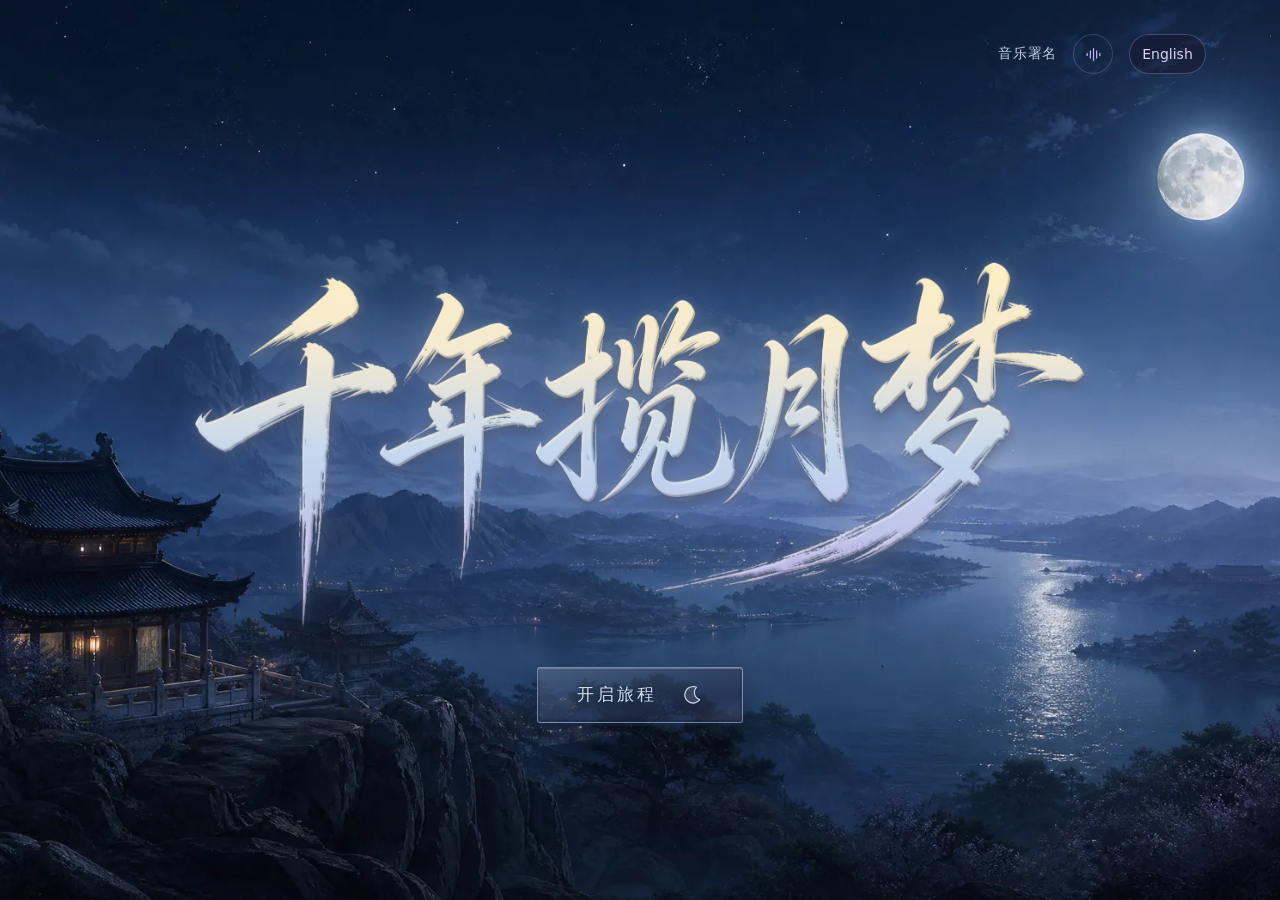
<file: index.html>
<!doctype html>
<html lang="zh-CN">
<head>
  <meta charset="utf-8">
  <meta name="viewport" content="width=device-width, initial-scale=1, viewport-fit=cover">
  <meta name="theme-color" content="#100d24">
  <meta name="description" content="给月亮送一封人间的回信。取意中国探月历程的虚构互动叙事。">
  <title>千年揽月梦 · 互动叙事</title>
  <link rel="stylesheet" href="style.css?v=music-20261017">
  <link rel="stylesheet" href="minigames.css?v=sample-guide-20261016">
  <link rel="stylesheet" href="i18n.css?v=english-20261017">
</head>
<body>
  <canvas id="world" aria-hidden="true"></canvas>
  <div class="app">
    <header>
      <a class="brand" href="#" aria-label="返回首页"><span class="brand-moon"></span><span>千年揽月梦</span></a>
      <div class="header-right"><a class="music-credit-link" href="music-credits.html" target="_blank" rel="noopener">音乐署名</a><span id="chapter-label">东方月境 · 互动叙事</span><button id="sound" class="icon-button" aria-label="关闭音乐" aria-pressed="true"><svg viewBox="0 0 24 24" aria-hidden="true"><path d="M4 10v4m4-7v10m4-13v16m4-13v10m4-7v4"/></svg></button><button id="language-toggle" class="language-button" type="button" aria-label="Switch to English" lang="en">English</button></div>
    </header>
    <main id="content"></main>
    <footer><span id="location">九州山河 · 月出之时</span><div id="chapter-progress" aria-label="章节进度"></div><span id="page-count">一场跨越千年的赴约</span></footer>
  </div>
  <script src="story.js?v=letter-pages-20261017"></script>
  <script src="scenes.js?v=lander-ready-20261016"></script>
  <script src="game-rules.js?v=preload-lite-20261016"></script>
  <script src="minigames.js?v=direction-arrows-20261017"></script>
  <script src="music.js?v=music-lite-20261017"></script>
  <script src="english.js?v=english-20261017"></script>
  <script src="i18n.js?v=english-20261017"></script>
  <script src="game.js?v=letter-music-20261017"></script>
</body>
</html>
</file>
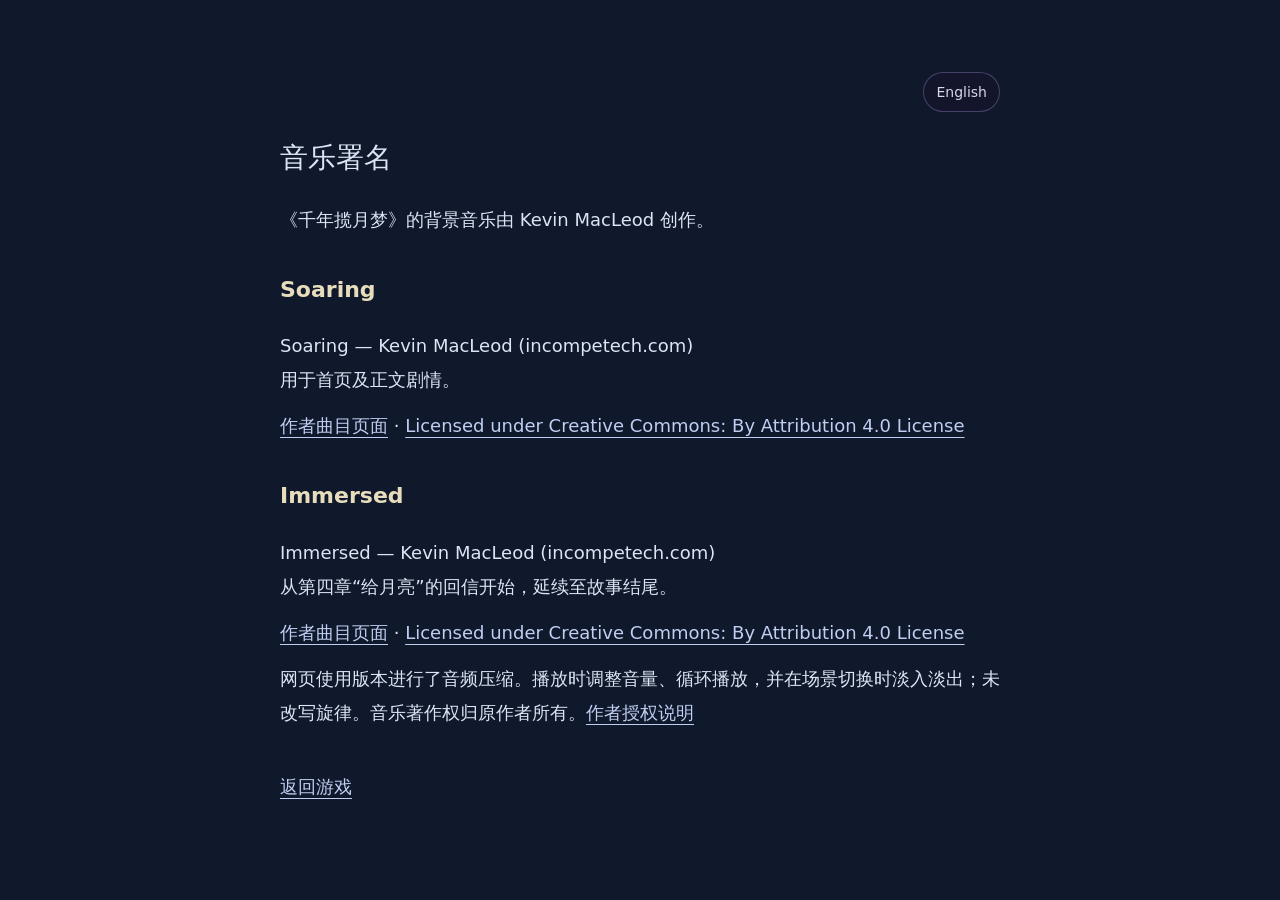
<file: music-credits.html>
<!doctype html>
<html lang="zh-CN">
<head><meta charset="utf-8"><meta name="viewport" content="width=device-width,initial-scale=1"><title>音乐署名 · 千年揽月梦</title>
<style>body{margin:0;background:#10182b;color:#dce4f5;font:18px/1.9 system-ui,sans-serif}main{max-width:720px;margin:8vh auto;padding:0 24px}h1{font-size:28px;font-weight:500}h2{font-size:22px;color:#e7ddbd;margin-top:32px}a{color:#bfcef1;text-underline-offset:5px}p{margin:12px 0}.back{display:inline-block;margin-top:28px}</style><link rel="stylesheet" href="i18n.css?v=english-20261017"></head>
<body><main><div class="credits-language"><button id="language-toggle" class="language-button" type="button" aria-label="Switch to English" lang="en">English</button></div><h1>音乐署名</h1><p>《千年揽月梦》的背景音乐由 Kevin MacLeod 创作。</p>
<section><h2>Soaring</h2><p>Soaring — Kevin MacLeod (incompetech.com)<br>用于首页及正文剧情。</p><p><a href="https://incompetech.com/music/royalty-free/index.html?isrc=USUAN1600040">作者曲目页面</a> · <a href="https://creativecommons.org/licenses/by/4.0/">Licensed under Creative Commons: By Attribution 4.0 License</a></p></section>
<section><h2>Immersed</h2><p>Immersed — Kevin MacLeod (incompetech.com)<br>从第四章“给月亮”的回信开始，延续至故事结尾。</p><p><a href="https://incompetech.com/music/royalty-free/index.html?isrc=USUAN1600010">作者曲目页面</a> · <a href="https://creativecommons.org/licenses/by/4.0/">Licensed under Creative Commons: By Attribution 4.0 License</a></p></section>
<p>网页使用版本进行了音频压缩。播放时调整音量、循环播放，并在场景切换时淡入淡出；未改写旋律。音乐著作权归原作者所有。<a href="https://incompetech.com/music/royalty-free/licenses/">作者授权说明</a></p>
<a class="back" href="./">返回游戏</a></main><script src="english.js?v=english-20261017"></script><script src="i18n.js?v=english-20261017"></script></body></html>
</file>
<file: style.css>
@charset "UTF-8";
/* Keep the scenery above the document background and below all interaction. */
body{isolation:isolate}
body #world{z-index:0;pointer-events:none}
body .app{position:relative;z-index:1}
:root{color-scheme:dark;--ink:#100d24;--paper:#f0edff;--muted:#b4afd0;--accent:#c8b5ff;--line:rgba(186,164,247,.28);font-family:"Microsoft YaHei","PingFang SC",sans-serif}
*{box-sizing:border-box}body{margin:0;background:var(--ink);color:var(--paper);overflow-x:hidden}button,a,input{-webkit-tap-highlight-color:transparent}button,a{touch-action:manipulation}button{font:inherit;color:inherit;cursor:pointer}button:disabled{cursor:default;opacity:.42}button:focus-visible,a:focus-visible,input:focus-visible{outline:2px solid var(--accent);outline-offset:7px}button{border:0}a{color:inherit;text-decoration:none}#world{position:fixed;inset:0;width:100%;height:100%;z-index:-1}.app{min-height:100svh;display:flex;flex-direction:column;padding:0 5.8vw}header{height:108px;flex-shrink:0;display:flex;align-items:center;justify-content:space-between;gap:20px}.brand{display:flex;align-items:center;gap:15px;font-family:"Songti SC","SimSun",serif;letter-spacing:.2em;font-size:19px}.brand-moon{width:25px;height:25px;border:1px solid var(--accent);border-radius:50%;position:relative;overflow:hidden}.brand-moon:after{content:"";position:absolute;inset:-3px 7px 2px -8px;border-radius:50%;background:var(--accent)}.header-right{display:flex;align-items:center;gap:30px;color:var(--muted);font-size:14px;letter-spacing:.12em}.icon-button{width:40px;height:40px;border:1px solid rgba(255,255,255,.17);border-radius:50%;display:grid;place-items:center;background:transparent}.icon-button svg{width:19px;height:19px;fill:none;stroke:currentColor;stroke-width:1.5;opacity:.45}.icon-button[aria-pressed=true] svg{opacity:1;color:var(--accent)}main{flex:1;display:flex;align-items:center;position:relative;min-height:580px}.home{width:100%;padding-bottom:28px;animation:enter 1s ease both}.eyebrow{color:var(--accent);letter-spacing:.4em;font-size:14px;display:flex;align-items:center;gap:16px;margin:0 0 28px}.eyebrow:before{content:"";width:35px;height:1px;background:var(--accent)}h1,h2,.narrative,.end-line{font-family:"Songti SC","STSong","SimSun",serif;font-weight:400}h1{font-size:clamp(64px,7.9vw,124px);line-height:1.25;letter-spacing:.12em;margin:0 0 27px;text-shadow:0 5px 40px #100b26}h1 span{display:block}h1 span+span{margin-left:.85em}.home-subtitle{font-family:"Songti SC","SimSun",serif;font-size:21px;letter-spacing:.16em;color:#c5beda;margin:0 0 46px}.actions{display:flex;align-items:center;gap:26px;flex-wrap:wrap}.primary{display:inline-flex;align-items:center;justify-content:center;gap:36px;background:var(--accent);color:#20153c;padding:16px 27px;font-size:17px;letter-spacing:.14em;border:1px solid var(--accent);min-height:56px;transition:background .2s,transform .2s}.primary:hover:not(:disabled){background:#e1d5ff;transform:translateY(-2px)}.arrow{font-family:Arial,sans-serif;font-size:24px;line-height:1}.text-button{background:none;padding:13px 0;color:#bdb6d5;font-size:16px;border-bottom:1px solid transparent}.text-button:hover{color:var(--paper);border-color:var(--line)}.chapter-path{display:flex;gap:0;margin-top:62px;max-width:650px;align-items:center}.chapter-path span{font-family:"Songti SC","SimSun",serif;letter-spacing:.14em;color:#b1a7ce;font-size:16px;white-space:nowrap}.chapter-path i{height:1px;width:38px;background:var(--line);margin:0 22px}.chapter-path span:first-child{color:var(--accent)}.moon-caption{position:absolute;right:6%;bottom:17%;writing-mode:vertical-rl;font-family:"Songti SC","SimSun",serif;font-size:18px;letter-spacing:.5em;color:rgba(221,211,252,.65)}footer{min-height:77px;display:flex;align-items:center;justify-content:space-between;color:#a59cbe;font-size:13px;letter-spacing:.1em;border-top:1px solid rgba(206,193,242,.12);gap:16px}#chapter-progress{display:flex;gap:12px}#chapter-progress i{width:26px;height:2px;background:#514567}#chapter-progress i.active{background:var(--accent)}.story{max-width:660px;width:57%;padding:40px 0 55px;animation:enter .55s ease both}.story .eyebrow{margin-bottom:22px}h2{font-size:clamp(29px,3vw,43px);letter-spacing:.12em;margin:0 0 38px;line-height:1.5}.speaker{font-size:15px;letter-spacing:.22em;color:var(--accent);margin-bottom:18px}.narrative{font-size:clamp(21px,1.85vw,28px);line-height:2.05;letter-spacing:.055em;margin:0;white-space:pre-line;min-height:120px;text-wrap:pretty}.story-actions{margin-top:38px;display:flex;align-items:center;gap:28px}.next{background:transparent;color:var(--accent);padding:14px 0;border-bottom:1px solid var(--accent);display:flex;align-items:center;gap:55px;font-size:17px;letter-spacing:.1em}.next:hover{color:#e4d7ff}.back{font-size:15px;color:#b0a6c7;background:none;padding:14px 4px}.interaction{width:min(100%,520px);margin-top:24px}.task-description{font-size:18px;line-height:1.7;color:#d0c8e7;margin:0 0 22px}.range-label{display:flex;justify-content:space-between;align-items:center;font-size:17px;margin:18px 0 12px}.range-label output{color:var(--accent);font-variant-numeric:tabular-nums}input[type=range]{accent-color:var(--accent);width:100%;height:28px;cursor:pointer;background:none}input[type=range]::-webkit-slider-runnable-track{height:3px;background:#796998}input[type=range]::-webkit-slider-thumb{margin-top:-6px}.task-status{font-size:16px;min-height:27px;color:var(--accent);line-height:1.6;margin:17px 0 22px}.task-status:empty{display:none}.scope{display:block;width:100%;height:95px;margin:6px 0 20px;border-bottom:1px solid var(--line)}.meter{height:3px;background:#55466f;margin:22px 0}.meter span{display:block;height:100%;background:var(--accent);width:0;transition:width .08s linear}.sample-row{display:flex;gap:13px}.sample{flex:1;border:1px solid var(--line);background:rgba(30,24,55,.8);min-height:70px;font-size:17px;transition:border-color .2s}.sample[data-collected=true]{color:var(--accent);border-color:var(--accent);opacity:1}.ending h2{font-size:clamp(45px,5.5vw,74px);letter-spacing:.16em;margin-bottom:28px}.end-line{font-size:25px;line-height:1.9;color:#e3dcf8;margin:0 0 36px}.ending .eyebrow{margin-bottom:25px}.hold-button{user-select:none;-webkit-user-select:none;touch-action:none}.fine{font-size:16px;color:#b6abcd;margin:18px 0 0;line-height:1.6}@keyframes enter{from{opacity:0;transform:translateY(12px)}to{opacity:1;transform:translateY(0)}}
@media(min-width:1700px){.app{padding:0 8vw}.story{max-width:760px}.narrative{font-size:30px}}
@media(max-width:800px){.app{padding:0 7vw}header{height:82px}.brand{font-size:16px;gap:10px}.header-right{gap:13px}.header-right>span{display:none}main{min-height:590px;align-items:flex-end}.home{padding:100px 0 42px}h1{font-size:78px}.home-subtitle{font-size:17px;line-height:1.9;letter-spacing:.08em;max-width:260px;margin-bottom:32px}.chapter-path{margin-top:42px;justify-content:space-between}.chapter-path span{font-size:14px}.chapter-path i{width:14px;margin:0 6px}.moon-caption{display:none}.story{width:100%;max-width:100%;padding:90px 0 34px}.narrative{font-size:22px;line-height:1.9;min-height:100px}h2{font-size:29px;margin-bottom:28px}.eyebrow{font-size:13px}footer{min-height:66px;font-size:12px}#page-count{display:none}.story-actions{margin-top:26px}.primary{padding:14px 20px}.ending h2{font-size:44px}.end-line{font-size:22px}}
@media(max-width:380px){h1{font-size:65px}.chapter-path span{font-size:12px}.narrative{font-size:20px}.sample{font-size:15px}.header-right{gap:0}}
@media(prefers-reduced-motion:reduce){*{animation:none!important;transition:none!important}}

/* 对话框尺寸与位置参考《簪花寻踪》《荆州岁年》。仅 UI，不增加场景插画层。 */
.app[data-mode=dialogue],.app[data-mode=task],.app[data-mode=ending]{width:92%;max-width:1600px;padding:0;margin:0 auto}
.app:not([data-mode=home]) header{height:76px}
.app:not([data-mode=home]) main{min-height:calc(100svh - 76px);display:flex;align-items:stretch;flex-direction:column}
.app:not([data-mode=home]) footer{display:none}
.chapter-heading{padding:24px 0 10px;text-shadow:0 2px 12px #110b2b}
.chapter-heading .eyebrow{margin:0 0 6px;font-size:13px;letter-spacing:.2em}
.chapter-heading .eyebrow:before{display:none}
.chapter-heading h2{font-size:28px;letter-spacing:4px;margin:0}
.dialogue-panel{width:min(850px,90%);margin:auto auto 22px;padding:14px 26px 12px;border:1px solid #b6a4ee50;border-radius:4px;background:rgba(23,18,46,.93);box-shadow:0 8px 25px #0a052d55;animation:enter .4s ease both}
.dialogue-panel .speaker{font-size:16px;letter-spacing:2px;margin:0 0 9px}
.dialogue-panel .narrative{font-size:20px;line-height:1.8;letter-spacing:.5px;min-height:72px}
.dialogue-panel .story-actions{margin-top:8px;justify-content:space-between;gap:20px}
.dialogue-panel .next{min-height:42px;padding:9px 18px;font-size:16px;letter-spacing:1px;gap:25px;border:1px solid var(--line);border-radius:2px;background:rgba(186,164,247,.08)}
.dialogue-panel .back{min-height:42px;font-size:14px;padding:9px 0}
.task-panel{width:min(850px,90%);margin:auto auto 22px;padding:24px 30px 18px;border:1px solid #b6a4ee50;border-radius:4px;background:rgba(23,18,46,.95);animation:enter .4s ease both}
.task-panel>h2{font-size:28px;margin:0 0 18px}.task-panel>.speaker{margin-bottom:10px}.task-panel .interaction{width:100%;margin:0}.task-panel .task-description{margin-bottom:14px}.task-panel .primary{min-height:46px;font-size:16px;padding:11px 22px}.task-panel .range-pair{display:grid;grid-template-columns:1fr 1fr;gap:36px}.task-panel .range-label{margin-top:10px}.task-panel .scope{height:65px;margin-bottom:10px}.task-panel .task-status{margin:12px 0 16px}.task-back{padding:12px 0 0;display:block;font-size:14px}.replay-next{margin-left:20px}.probe-hotspot{position:fixed;left:77%;top:54%;transform:translate(-50%,-50%);width:210px;height:160px;border:1px solid rgba(186,164,247,.4);border-radius:50%;background:transparent;color:var(--accent);transition:border-color .2s;display:flex;align-items:flex-end;justify-content:center;padding-bottom:8px}.probe-hotspot:hover{border-color:var(--accent)}.probe-hotspot span{font-size:16px;background:#21173ee8;padding:6px 13px;border-radius:2px}.probe-hotspot b{font-size:20px;font-weight:400;margin-left:8px}.ending{width:min(850px,90%);margin:auto auto 22px;padding:25px 30px;background:rgba(23,18,46,.95);border:1px solid #b6a4ee50;border-radius:4px}.ending h2{font-size:34px;margin:0 0 16px}.ending .end-line{font-size:22px;margin-bottom:24px}.ending .eyebrow{font-size:13px;margin-bottom:16px}
@media(max-width:800px){.dialogue-panel,.task-panel,.ending{width:96%;padding-left:20px;padding-right:20px}.dialogue-panel .narrative{font-size:19px}.chapter-heading h2{font-size:25px}.task-panel>h2{font-size:25px}.task-panel .range-pair{gap:24px}.probe-hotspot{left:78%;top:36%;width:140px;height:120px}}
@media(max-width:520px){.app:not([data-mode=home]) header{height:60px}.app:not([data-mode=home]) main{min-height:calc(100svh - 60px)}.chapter-heading{padding-top:18px;margin-bottom:70px}.chapter-heading h2{font-size:23px;letter-spacing:2px}.dialogue-panel{width:100%;padding:13px 17px 11px;margin-bottom:max(13px,env(safe-area-inset-bottom))}.dialogue-panel .narrative{font-size:18px;min-height:97px;line-height:1.8}.dialogue-panel .speaker{font-size:16px;margin-bottom:8px}.task-panel{width:100%;padding:18px 17px 14px;margin-bottom:13px}.task-panel>h2{font-size:23px;letter-spacing:.04em}.task-panel .range-pair{gap:18px}.task-panel .task-description{font-size:17px}.task-panel .range-label{font-size:15px}.task-panel .task-status{font-size:15px}.task-panel .sample{font-size:16px;min-height:55px}.replay-next{margin-left:0;display:block}.probe-hotspot{top:34%;height:105px;width:135px}.ending{width:100%;padding:22px 18px;margin-bottom:13px}.ending h2{font-size:26px;letter-spacing:.08em}.ending .end-line{font-size:19px}.task-back{font-size:14px}}
@media(max-height:600px) and (min-width:521px){.app:not([data-mode=home]) header{height:55px}.app:not([data-mode=home]) main{min-height:calc(100svh - 55px)}.chapter-heading{padding-top:10px}.chapter-heading h2{font-size:23px}.dialogue-panel{margin-top:auto;margin-bottom:12px}.dialogue-panel .narrative{min-height:0;font-size:18px}.task-panel{margin-top:auto;padding:14px 24px}.task-panel>h2{font-size:23px;margin-bottom:10px}.task-panel .scope{height:40px}.task-panel .task-description{font-size:16px}.task-panel .range-label{margin:4px 0}.probe-hotspot{top:34%;height:90px;width:150px}}

/* 首页只保留主标题、旅程按钮与声音开关。 */
.home-title{width:min(900px,76vw);max-width:100%;line-height:0;margin:0 auto 34px}
.home-title img,.ending-title img{display:block;width:100%;height:auto;filter:drop-shadow(0 2px 0 #52608080) drop-shadow(0 5px 7px #0b173c66) drop-shadow(0 0 5px #fff0c83d) drop-shadow(0 0 18px #c9daff38)}
.app[data-mode=home] main{min-height:0;align-items:center}
.home .actions{justify-content:center}
.home #start{min-width:206px;gap:24px;padding:14px 28px;background:linear-gradient(110deg,#182943a6,#29375170);border:1px solid #c6d2ef70;border-radius:3px;color:#d6dff3;font-family:"Songti SC","STSong","SimSun",serif;letter-spacing:.18em;text-shadow:0 1px 5px #101c36;box-shadow:inset 0 1px 0 #e0e8ff12,0 4px 20px #08152930;transition:background .25s,border-color .25s,box-shadow .25s}
.home #start{background:linear-gradient(165deg,#64789585 0%,#344768aa 42%,#24304fa6 72%,#4a496780 100%);border-color:#c6d2ef80;box-shadow:inset 0 1px 0 #e0e8ff40,inset 0 -2px 3px #0a163e55,0 3px 0 #17243f80,0 8px 20px #08152950}
.home #start:hover:not(:disabled){background:linear-gradient(165deg,#7a8eaaa0,#3d5276bb 48%,#535273a0);border-color:#d7e1f8b0;box-shadow:inset 0 1px 0 #e0e8ff55,inset 0 -2px 3px #0a163e44,0 3px 0 #17243f80,0 8px 22px #08152960;transform:none}
.home #start:active:not(:disabled){box-shadow:inset 0 2px 5px #0a163e66,0 2px 10px #08152940}
.journey-moon{width:22px;height:22px;flex:none;fill:#c3cee82b;stroke:#d1dbef;stroke-width:1.25;stroke-linejoin:round}
button .journey-moon{pointer-events:none;vertical-align:middle}
.mission #aim-right{display:inline-flex;align-items:center;justify-content:center;gap:6px}
.replay-next{align-items:center;gap:12px}
.home #restart{color:#c1cce3;font-family:"Songti SC","STSong","SimSun",serif}
@media(max-width:800px){.home{padding:0 0 28px}.home-title{width:100%;margin-bottom:30px}}
@media(max-height:520px) and (min-width:521px){.app[data-mode=home] header{height:60px}.home-title{width:min(68vw,110svh);margin-bottom:18px}}
.app[data-mode=home] .brand,.app[data-mode=home] #chapter-label,.app[data-mode=home] footer{display:none}
.app[data-mode=home] header{justify-content:flex-end}

/* 小游戏完成与重访时的继续按钮统一居中。 */
.task-panel .interaction > :is(#task-next,.replay-next,#finish-home){display:flex;justify-content:center;width:fit-content;max-width:100%;margin:16px auto 0;text-align:center}

/* 独立对白立绘；主控使用从完整源图导出的半身素材。 */
.dialogue-stack{width:min(850px,90%);margin:auto auto 22px}
.dialogue-stack .dialogue-panel{width:100%;margin:0;position:relative;z-index:1}
.character-portrait{display:block;height:310px;width:270px;max-width:65%;object-fit:contain;object-position:center bottom;margin:12px 26px 0 auto;pointer-events:none;filter:drop-shadow(0 5px 12px #100b2440)}
.character-operator{width:245px;height:330px}
.app[data-mode=dialogue]:has(.character-portrait) .chapter-heading{margin-bottom:12px}
@media(max-width:800px){.dialogue-stack{width:96%}}
@media(max-width:520px){.dialogue-stack{width:100%;margin-bottom:max(13px,env(safe-area-inset-bottom))}.character-portrait,.character-operator{width:165px;height:210px;margin:6px 12px 0 auto}.app[data-mode=dialogue]:has(.character-portrait) .chapter-heading{margin-bottom:6px}}
@media(max-height:600px) and (min-width:521px){.character-portrait,.character-operator{height:160px;width:155px;margin-top:0}.dialogue-stack{margin-bottom:12px}}

/* 放大对白立绘，主控在左、嫦娥在右。 */
.character-portrait{height:450px;width:385px;max-width:75%;margin-right:12px}
.character-operator{height:470px;width:300px;margin-left:12px;margin-right:auto;object-position:left bottom}
@media(max-width:520px){.character-portrait{height:280px;width:235px;margin-right:4px}.character-operator{height:280px;width:190px;margin-left:4px;margin-right:auto}}
@media(max-height:600px) and (min-width:521px){.character-portrait{height:230px;width:200px}.character-operator{height:230px;width:150px}}

/* 嫦娥以月光虚影陪伴现代段落；保持五官清楚，仅淡化轮廓与衣摆。 */
.character-apparition{opacity:.76;filter:drop-shadow(0 0 14px #c8c2ff70);-webkit-mask-image:linear-gradient(to bottom,#000 0%,#000 68%,#000b 86%,transparent 100%);mask-image:linear-gradient(to bottom,#000 0%,#000 68%,#000b 86%,transparent 100%)}
.meeting-portraits{display:flex;align-items:flex-end;justify-content:space-between;height:450px;gap:20px}
.meeting-portraits .character-portrait{margin:0;max-width:48%;height:100%;object-position:center bottom}
.meeting-portraits .character-operator{object-position:left bottom}
.meeting-portraits .character-change{opacity:1}
.meeting-portraits .portrait-placeholder{visibility:hidden;pointer-events:none}
.meeting-portraits .is-speaking{filter:drop-shadow(0 5px 12px #100b2440)}
@media(max-width:520px){.meeting-portraits{height:260px;gap:8px}.meeting-portraits .character-portrait{width:50%;max-width:50%;height:100%}}
@media(max-height:600px) and (min-width:521px){.meeting-portraits{height:220px}}

/* Keep chapter-four dialogue and portrait baselines steady across every line. */
.chapter-four-dialogue .dialogue-panel{height:204px;display:flex;flex-direction:column;animation:none;padding-top:10px;padding-bottom:8px}
.chapter-four-dialogue .speaker{min-height:20px;margin-bottom:5px;flex:none}
.chapter-four-dialogue .narrative{min-height:0;flex:1;overflow-y:auto;scrollbar-width:thin}
.chapter-four-dialogue .story-actions{flex:none;margin-top:4px}
@media(min-width:521px) and (max-width:800px){.chapter-four-dialogue .dialogue-panel{height:250px}}
@media(max-width:520px){.chapter-four-dialogue .dialogue-panel{height:265px}.chapter-four-dialogue .meeting-portraits{height:min(260px,max(120px,calc(100svh - 465px)))}}
@media(max-width:360px){.chapter-four-dialogue .dialogue-panel{height:295px}.chapter-four-dialogue .meeting-portraits{height:min(260px,max(120px,calc(100svh - 495px)))}}
@media(max-height:600px) and (min-width:521px){.chapter-four-dialogue .dialogue-panel{height:204px}}

/* The final words emerge directly over the illustration, without a dialogue card. */
.app[data-mode=ending] #chapter-label,.app[data-mode=ending] footer,.app[data-mode=ending] .brand{display:none}
.app[data-mode=ending] header{justify-content:flex-end}
.app[data-mode=ending] .ending-reveal{width:min(900px,100%);margin:auto auto 6vh;padding:0 12px;background:none;border:0;border-radius:0;box-shadow:none;text-align:center;text-shadow:0 2px 8px #080c21,0 0 28px #080c21}
.ending-reveal .ending-title{position:fixed;top:20svh;left:0;right:0;width:min(640px,70vw,56svh);line-height:0;margin:0 auto;animation:ending-emerge 2.4s ease-out .3s both}
.ending-reveal h2{font-size:clamp(24px,2.5vw,32px);letter-spacing:.12em;margin:0 0 18px;animation:ending-emerge 2.4s ease-out 1.8s both}
.ending-reveal .end-line{font-size:clamp(18px,2vw,23px);line-height:1.9;margin:0 0 30px}
.ending-reveal .end-line span{display:block;animation:ending-emerge 2.4s ease-out 3s both}
.ending-reveal .end-line span+span{animation-delay:4.2s}
.ending-reveal .actions{justify-content:center;gap:24px;animation:ending-emerge 1.8s ease-out 5.6s both}
.ending-reveal .primary{background:#15112b80;border-color:#d2c4f17a;color:#f0eaff;font-size:16px;min-height:46px;padding:11px 20px;gap:18px;letter-spacing:.06em;text-shadow:0 1px 5px #080c21}
.ending-reveal .text-button{color:#e3d9f4;text-shadow:0 1px 5px #080c21}
@keyframes ending-emerge{from{opacity:0;transform:translateY(10px);visibility:hidden}to{opacity:1;transform:translateY(0);visibility:visible}}
@media(max-width:520px){.app[data-mode=ending] .ending-reveal{margin-bottom:max(38px,env(safe-area-inset-bottom));padding:0 4px}.ending-reveal h2{font-size:24px;letter-spacing:.06em}.ending-reveal .end-line{font-size:18px}.ending-reveal .actions{gap:18px}}
@media(max-aspect-ratio:4/5){.ending-reveal .ending-title{top:28vw;width:90vw;max-width:640px}}
@media(max-height:600px) and (min-width:521px){.ending-reveal h2{margin-bottom:8px}.ending-reveal .end-line{font-size:18px;margin-bottom:14px}}
@media(prefers-reduced-motion:reduce){.ending-reveal .ending-title,.ending-reveal h2,.ending-reveal .end-line span,.ending-reveal .actions{opacity:1;transform:none;visibility:visible}}

/* Keep the larger operator's head at the original height; crop the lower body at the dialogue. */
.character-operator{transform:scale(1.28);transform-origin:left top;clip-path:inset(0 0 21.875% 0)}
.meeting-portraits{overflow:hidden}
.meeting-portraits .character-operator{clip-path:none}
@media(max-width:520px){
 .character-operator{transform:scale(1.23);clip-path:inset(0 0 18.6992% 0)}
 /* Chang'e fits the half-width slot; align the operator with her actual image top. */
 .meeting-portraits .character-operator{transform:translateY(max(0px,calc(100% - 55.1724vw))) scale(1.23)}
}

.music-credit-link{font-size:14px;letter-spacing:.05em;color:#c1cce3}.app:not([data-mode=home]):not([data-mode=ending]) .music-credit-link{display:none}
</file>
<file: minigames.css>
/* The operational console replaces dialogue while a mission is active. */
.app[data-mode=task] .task-panel:has(.mission){width:min(1000px,100%);margin:20px auto 24px;padding:22px 28px;background:rgba(19,15,39,.96)}
.app[data-mode=task]:has(.mission) .chapter-heading{padding:8px 0 0;margin:0}.app[data-mode=task]:has(.mission) .chapter-heading h2{font-size:22px}.app[data-mode=task]:has(.mission) .chapter-heading .eyebrow{display:none}
.mission{--glow:#c8b5ff;--blue:#88b5f5;--danger:#ffb6b0}.mission p{margin:0}.mission .objective{font-size:18px;line-height:1.7;color:#e4ddf5;margin-bottom:15px}.mission-layout{display:grid;grid-template-columns:minmax(0,1.15fr) minmax(240px,.85fr);gap:28px;align-items:center}.mission-visual{width:100%;display:block;border:1px solid #a896d438;border-radius:8px;background:#0f0c21;touch-action:none}.mission svg text{font-family:'Microsoft YaHei',sans-serif;fill:#d9cfee;font-size:16px}.mission-controls{min-width:0}.mission .controls{display:flex;gap:10px;flex-wrap:wrap;align-items:center;margin-top:16px}.mission button{min-height:44px}.mission .secondary{padding:10px 16px;background:#35274c;border:1px solid #b6a4ee66;border-radius:4px;font-size:16px}.mission .secondary:hover:not(:disabled){background:#483760}.mission .stats{display:flex;justify-content:space-between;gap:16px;color:#dbd1f0;font-size:17px;margin:12px 0}.mission .stats strong{font-weight:400;color:var(--glow)}.mission .readout{min-height:52px;font-size:17px;line-height:1.6;color:#c8b5ff;margin-top:12px}.mission .readout.warning{color:var(--danger)}.mission .meter{margin:12px 0}.mission details{font-size:16px;line-height:1.8;color:#c2b7d5;margin-top:14px}.mission summary{cursor:pointer;display:list-item;width:fit-content;min-height:36px}.mission details p{margin-top:6px}.mission .task-status{margin:16px 0 0!important;font-size:18px!important}.mission .task-status:empty{display:none}.mission .range-label{font-size:16px}.mission .success{color:#dfd0ff}.mission .primary{border-radius:4px}.mission svg .trail{stroke:#c8b5ff;fill:none;stroke-linecap:round;stroke-linejoin:round}.mission #radar{cursor:crosshair;max-height:330px}.mission .wave-preview{height:65px;width:100%;display:block;background:#15112a;border-bottom:1px solid #695787;margin:14px 0}.mission .signal-rows{display:grid;gap:12px}.signal-row{display:grid;grid-template-columns:95px 1fr;gap:12px;align-items:center}.signal-row .channel-name{color:#c8b5ff;font-size:17px}.signal-row .wave-drag{width:100%;height:72px;background:#100d22;border-radius:5px;display:block;cursor:ew-resize;touch-action:none}.signal-row input{margin:0;height:23px}.signal-row .channel-copy{grid-column:2;font-size:17px;min-height:25px;color:#cfc4e8}.signal-row.is-aligned .channel-name{color:#e5dcff}.signal-row.is-aligned .wave-drag{box-shadow:inset 0 0 0 1px #c8b5ff}.mission .zone-options{display:grid;grid-template-columns:repeat(3,1fr);gap:10px;margin-bottom:14px}.mission .zone-option{background:#221b39;border:1px solid #9d89c24d;border-radius:5px;padding:10px 8px;color:#dcd3ef}.zone-option strong{display:block;font-size:17px;font-weight:400}.zone-option span{display:block;font-size:14px;color:#b7a8cf;margin-top:6px}.mission .zone-option[aria-pressed=true]{border-color:#d5beff;background:#403057}.mission .flight-controls{display:grid;grid-template-columns:54px 1fr 54px;gap:10px;margin-top:14px}.flight-controls button{touch-action:none;user-select:none;-webkit-user-select:none}.flight-controls .pressed{background:#9e82da;color:#170f29}.mission #flight{max-height:330px}.mission .route-grid{display:grid;grid-template-columns:repeat(7,minmax(0,1fr));gap:5px;position:relative}.mission .route-cell{aspect-ratio:1;min-height:0;padding:0;background:#211b34;border:1px solid #6b567e;border-radius:4px;color:#d0bfe8;font-size:clamp(17px,2.2vw,23px);position:relative}.mission .route-cell.rock{background:#0b0919;color:#51445f;border-color:#342941;cursor:not-allowed}.mission .route-cell.visited{background:#46335e;border-color:#a486cd}.mission .route-cell.current{outline:2px solid #eee0ff;outline-offset:0;background:#73539a;color:#fff}.mission .route-cell.collected{color:#a49ab6}.mission .route-cell:focus-visible{outline-offset:1px}.mission .route-cell.path-animate{box-shadow:inset 0 0 0 3px #f1e8ff}.mission .legend{font-size:16px;color:#baaecd;margin-top:12px;line-height:1.6}.mission .circuit-grid{display:grid;grid-template-columns:repeat(3,1fr);gap:6px;max-width:320px;margin:auto}.mission .circuit-tile{aspect-ratio:1;background:#201a34;border:1px solid #72608f;border-radius:5px;padding:0;min-height:0;transition:background .2s}.mission .circuit-tile svg{width:100%;height:100%;display:block;pointer-events:none}.mission .circuit-tile.powered{background:#382650;border-color:#cfb5ff}.mission .circuit-tile .wire{stroke:#8b7d9e;stroke-width:9;stroke-linecap:round;fill:none}.mission .circuit-tile.powered .wire{stroke:#dcc8ff}.mission .circuit-board{width:100%;max-width:320px;margin:auto}.mission .circuit-label{color:#d4bfff;font-size:15px;line-height:1.6}.mission .circuit-entry{text-align:left;margin-bottom:8px}.mission .circuit-exit{text-align:right;margin-top:8px}.mission .route-grid button:disabled{opacity:1}.mission .mission-controls .fine{font-size:16px}.mission .hidden{display:none}.mission #task-next{margin-top:16px}.mission .game-help{border-top:1px solid #a896d430;padding-top:10px}.mission .hint-line{color:#d8c8f0;font-size:16px;line-height:1.6;min-height:26px;margin-top:10px}
@media(max-width:800px){.app[data-mode=task] .task-panel:has(.mission){padding:19px;margin-top:16px}.mission-layout{gap:18px;grid-template-columns:minmax(0,1fr) minmax(200px,.8fr)}.mission .zone-option span{font-size:13px}.mission #radar,.mission #flight{max-height:280px}.mission .stats{font-size:16px}}
@media(max-width:600px){.app[data-mode=task] .task-panel:has(.mission){padding:16px 14px;margin-bottom:13px}.app[data-mode=task]:has(.mission) .chapter-heading h2{font-size:20px}.mission-layout{grid-template-columns:1fr;gap:12px}.mission #radar{height:235px}.mission #flight{height:230px}.mission .objective{font-size:16px;margin-bottom:12px}.mission .range-label{margin:6px 0}.mission .readout{min-height:26px;font-size:16px;margin-top:7px}.mission .stats{margin:8px 0}.mission .zone-options{gap:5px}.mission .zone-option{padding:9px 3px}.zone-option strong{font-size:15px}.zone-option span{font-size:12px}.signal-row{grid-template-columns:60px 1fr;gap:8px}.signal-row .channel-name{font-size:15px}.signal-row .channel-copy{font-size:15px}.signal-row .wave-drag{height:66px}.mission .circuit-board{max-width:260px}.mission .route-grid{gap:4px}.mission .wave-preview{height:42px;margin:7px 0}.mission details{font-size:15px}.mission .legend{font-size:15px}.mission .controls{margin-top:10px}.mission .hint-line{font-size:15px}}
@media(prefers-reduced-motion:reduce){.mission *{transition:none!important}}
.signal-row{grid-template-columns:125px 1fr}.signal-row .channel-name{grid-column:1;grid-row:1;align-self:start;margin-top:8px}.signal-row>div{grid-column:2;grid-row:1}.signal-row .channel-copy{grid-column:1;grid-row:1;align-self:end;font-size:16px;line-height:1.5;margin-bottom:8px}.signal-row .wave-drag{height:64px}.signal-row .reference{stroke:#b5a7ca;stroke-width:1.5}.mission:has(.signal-rows) .readout{min-height:28px}
@media(max-width:600px){.signal-row{grid-template-columns:75px 1fr}.signal-row .channel-copy{font-size:14px;margin-bottom:2px}.signal-row .channel-name{font-size:15px}.signal-row .wave-drag{height:68px}.mission:has(#flight) .mission-controls{display:flex;flex-direction:column}.mission:has(#flight) .stats{order:0;width:100%}.mission:has(#flight) .meter{order:1;width:100%;margin:5px 0}.mission:has(#flight) .flight-controls{order:2;width:100%;margin-top:8px}.mission:has(#flight) .readout{order:3;margin-top:8px}.mission:has(#flight) .controls{order:4;margin-top:8px}}
@media(max-width:600px) and (max-height:720px){.app[data-mode=task]:has(.mission #flight) header{height:48px}.app[data-mode=task]:has(.mission #flight) .chapter-heading{display:none}.app[data-mode=task] .task-panel:has(.mission #flight){margin-top:5px;padding-top:12px}.task-panel:has(.mission #flight)>h2{font-size:20px;margin-bottom:8px}.task-panel:has(.mission #flight)>.speaker{display:none}.mission #flight{height:180px}.mission:has(#flight) .objective{font-size:15px;margin-bottom:8px}.mission:has(#flight) .zone-options{margin-bottom:8px}.mission:has(#flight) .zone-option{padding:7px 2px}.mission:has(#flight) .zone-option span{display:none}.mission:has(#flight) .mission-layout{gap:6px}}

/* Fixed ports show the actual entrance and exit directions. */
.mission .circuit-tile{position:relative;overflow:visible}
.mission .circuit-tile[data-tile="0"]::before,.mission .circuit-tile[data-tile="8"]::after{content:"";position:absolute;top:50%;width:12px;height:6px;transform:translateY(-50%);border-radius:3px;background:#8b7d9e;pointer-events:none}
.mission .circuit-tile[data-tile="0"]::before{right:100%;background:#dcc8ff}
.mission .circuit-tile[data-tile="8"]::after{left:100%}
.mission .circuit-board.connected .circuit-tile[data-tile="8"]::after{background:#dcc8ff;box-shadow:0 0 9px #c8b5ff}
.mission .circuit-board.connected .circuit-exit{color:#eee3ff}
.mission .circuit-tile:disabled{opacity:1}

.mission [data-echo]{cursor:pointer;outline:none}.mission [data-echo]:focus-visible .echo-selection{opacity:1;stroke:#fff;stroke-dasharray:3 3}

.mission .landing-actions{justify-content:center}

.mission .aim-controls{justify-content:center;margin:6px 0 12px}

/* 用户提供的仪器原画，三路可操作波形对齐实体显示窗口。 */
.mission .signal-rows{position:relative;display:block;height:440px;background:url('assets/ui/signal-console.webp?v=preload-lite-20261016') center/100% 100% no-repeat;border-radius:8px}
.mission .signal-row{position:absolute;left:14%;width:72%;height:19%;padding:4px 10px;display:grid;grid-template-columns:1fr 1fr;grid-template-rows:22px minmax(0,1fr);gap:0 8px;align-items:stretch}
.mission .signal-row:nth-child(1){top:17%}.mission .signal-row:nth-child(2){top:40.5%}.mission .signal-row:nth-child(3){top:64%}
.mission .signal-row .channel-name{grid-column:1;grid-row:1;margin:0;align-self:center;font-size:16px}
.mission .signal-row .channel-copy{grid-column:2;grid-row:1;margin:0;min-height:0;align-self:center;text-align:right;font-size:16px;line-height:1.3}
.mission .signal-row>div{grid-column:1/-1;grid-row:2;min-height:0;height:100%}
.mission .signal-row .wave-drag{height:calc(100% - 16px);min-height:28px;background:transparent;box-shadow:none}
.mission .signal-row input{height:14px;margin:0;display:block}
.mission .signal-row.is-aligned .channel-copy{color:#efe5ff;text-shadow:0 0 8px #c8b5ff88}
.mission .signal-actions{justify-content:center}
@media(max-width:600px){.mission .signal-rows{height:420px}.mission .signal-row{padding:3px 5px;grid-template-rows:22px minmax(0,1fr)}.mission .signal-row .channel-name,.mission .signal-row .channel-copy{font-size:15px}}

@media(min-width:601px){.mission .signal-rows{height:400px}}

/* User artwork: align real controls with the blank instrument screens. */
.mission .orbit-console{position:relative;width:100%;aspect-ratio:1672/940;background:url('assets/ui/orbit-console.webp?v=preload-lite-20261016') center/100% 100% no-repeat}
.mission .radar-slot{position:absolute;left:.8%;top:4.5%;width:45.5%;height:81%}
.mission #radar{width:100%;height:100%;max-height:none;background:transparent;border:0;border-radius:50%}
.mission #radar>circle:not(:last-child),.mission #radar>path:first-of-type{stroke:#b2c4f346}
.mission .wave-slot{position:absolute;left:50%;top:13%;width:45%;height:32%}
.mission .wave-slot #echo-wave{width:100%;height:100%;background:transparent;border:0;margin:0;padding:8% 4%;filter:drop-shadow(0 0 4px #9cafff70)}
.mission .orbit-console-controls{position:absolute;left:53%;top:55%;width:40%}
.mission .orbit-console-controls .range-label{margin:0 0 8px;color:#f0eaff;text-shadow:0 1px 5px #030915}
.mission .orbit-console-controls .aim-controls{margin-top:10px}
.mission .orbit-console{max-width:760px;margin-inline:auto}
.mission .orbit-readout .readout{min-height:28px}
.mission .orbit-readout>.controls{justify-content:center;margin-top:8px}
.mission[data-game=orbit] .game-help{margin-top:12px}
.mission .route-grid{background:linear-gradient(#11152a10,#11152a10),url('assets/ui/sample-surface.webp?v=preload-lite-20261016') center/cover;border:1px solid #b7b5d56b;border-radius:8px;padding:7px;gap:4px}
.mission .route-cell{background:#10152b18;border-color:#e2dcf76b;color:#fff;text-shadow:0 1px 4px #080b18;font-weight:600}
.mission .route-cell.rock{background:radial-gradient(ellipse,#0a0d18 25%,#2b2945b0 55%,#11162440 75%);border-color:#e3d1ee60;color:#e4d8ed}
.mission .route-cell.visited{background:#6b52ad82;border-color:#e8ddff}
.mission .route-cell.current{background:#9f83dbad;outline:2px solid #fff;color:#fff;box-shadow:0 0 12px #dcc9ff80}
.mission .route-cell.collected{color:#f0dfb5}
.mission .circuit-board{max-width:390px}
.mission .circuit-frame{width:100%;aspect-ratio:1;padding:12%;background:url('assets/ui/circuit-panel.webp?v=preload-lite-20261016') center/100% 100% no-repeat}
.mission .circuit-grid{width:100%;height:100%;max-width:none;gap:5px}
.mission .circuit-tile{background:#151c3c55;border-color:#93a9dc60;box-shadow:inset 0 1px 6px #03091d66}
.mission .circuit-tile.powered{background:#7062a66b;border-color:#d6caff;box-shadow:inset 0 0 10px #c8b5ff25}
.mission .circuit-tile .wire{stroke:#b4bbd6}
.mission .circuit-tile.powered .wire{stroke:#ede5ff;filter:drop-shadow(0 0 3px #c4acff)}
@media(max-width:600px){
 .mission .orbit-console{display:grid;grid-template-columns:1fr;gap:10px;aspect-ratio:auto;background:none}
 .mission .radar-slot{position:relative;inset:auto;width:min(100%,230px);height:auto;aspect-ratio:785/815;margin:auto;background:url('assets/ui/orbit-radar.webp?v=preload-lite-20261016') center/100% 100% no-repeat;border-radius:9px}
 .mission #radar{position:absolute;left:0;top:0;width:100%;height:100%;max-height:none}
 .mission .wave-slot{position:relative;inset:auto;width:100%;height:78px;background:url('assets/ui/orbit-wave.webp?v=preload-lite-20261016') center/100% 100% no-repeat;border-radius:7px}
 .mission .wave-slot #echo-wave{padding:8% 6%}
 .mission .orbit-console-controls{position:static;width:100%;padding:5px 3px}
 .mission .orbit-console-controls .aim-controls{margin-bottom:0}
 .mission .circuit-board{max-width:330px}
 .mission .route-grid{padding:5px;gap:3px}
}

/* Supplied sample icons retain transparent edges over the lunar grid. */
.mission .sample-icon{display:block;width:100%;height:100%;object-fit:contain;pointer-events:none;user-select:none;filter:drop-shadow(0 1px 2px #080b1866)}
.mission .route-cell.collected .sample-icon{opacity:.5}
.mission .route-cell.rock{background:#10152b18}

/* Small map labels, with a readable visual key beside the sampling grid. */
.mission .sample-cell-label{position:absolute;right:2px;bottom:2px;padding:1px 3px;border-radius:3px;background:#100d24dc;color:#f3edff;font-size:12px;font-weight:400;line-height:1.2;text-shadow:none;pointer-events:none}
.mission .sample-guide{padding:12px 14px;border:1px solid #b6a4ee45;border-radius:6px;background:#211a3680;margin-bottom:16px}
.mission .sample-guide-title{font-size:17px;color:#e9dfff;margin-bottom:8px}
.mission .sample-targets{display:grid;grid-template-columns:repeat(3,1fr);gap:10px}
.mission .sample-target{display:flex;flex-direction:column;align-items:center;gap:3px;font-size:16px;color:#ede5fa}
.mission .sample-target img{width:64px;height:54px;object-fit:contain}
.mission .sample-obstacle{display:flex;align-items:center;gap:10px;margin-top:12px;padding-top:10px;border-top:1px solid #b6a4ee30;font-size:16px;color:#e0d5ed}
.mission .sample-obstacle img{width:46px;height:40px;object-fit:contain;flex:none}
@media(max-width:600px){.mission .sample-cell-label{font-size:10px;right:1px;bottom:1px;padding:1px 2px}.mission .sample-guide{padding:10px 12px;margin-bottom:12px}.mission .sample-target img{width:54px;height:44px}}
</file>
<file: i18n.css>
.language-button{flex:none;min-height:40px;min-width:72px;padding:8px 12px;border:1px solid #b6a4ee50;border-radius:20px;background:#16152b80;color:#d8d6ef;font:14px/1.3 system-ui,sans-serif;letter-spacing:0;cursor:pointer}
.language-button:hover{background:#35304c;color:#fff}
.header-right{gap:16px}.header-right .icon-button{flex:none}
html[lang=en] :is(.header-right,.speaker,.primary,.next,.eyebrow,.chapter-heading h2,.task-panel>h2,.ending-reveal h2,.ending-reveal .primary,.home .primary){letter-spacing:.02em}
html[lang=en] :is(.narrative,.end-line){font-family:Georgia,'Times New Roman',serif;letter-spacing:0}
html[lang=en] .dialogue-panel .narrative{font-size:20px;line-height:1.55;overflow-wrap:break-word}
html[lang=en] .chapter-heading h2{line-height:1.3}
html[lang=en] .dialogue-panel .next{gap:14px}
html[lang=en] #pads text{font-size:18px!important;letter-spacing:1px!important}
html[lang=en] .mission .sample-cell-label{font-size:11px;max-width:100%;letter-spacing:0}
html[lang=en] .mission .circuit-label{letter-spacing:.03em}
html[lang=en] .mission .controls{flex-wrap:wrap}
html[lang=en] .ending-reveal .end-line{font-size:clamp(17px,1.8vw,22px)}
html[lang=en] .ending-reveal .actions{gap:18px}
.credits-language{display:flex;justify-content:flex-end;margin-bottom:18px}
@media(max-width:1000px){html[lang=en] #chapter-label{display:none}}
@media(max-width:520px){
 .header-right{gap:8px}header{gap:8px}.brand{gap:7px;font-size:14px;letter-spacing:.1em}.brand-moon{width:20px;height:20px;flex:none}
 .language-button{min-width:66px;padding:8px 9px}
 html[lang=en] .dialogue-panel .narrative{font-size:17px;line-height:1.5}
 html[lang=en] .chapter-heading h2{font-size:22px}
 html[lang=en] .task-panel>h2{font-size:22px;line-height:1.35}
 html[lang=en] .dialogue-panel .story-actions{gap:10px}
 html[lang=en] .dialogue-panel .next{gap:10px;padding-left:12px;padding-right:12px}
 html[lang=en] .mission .sample-cell-label{font-size:9px}
 html[lang=en] .ending-reveal .end-line{line-height:1.6}
}
</file>
